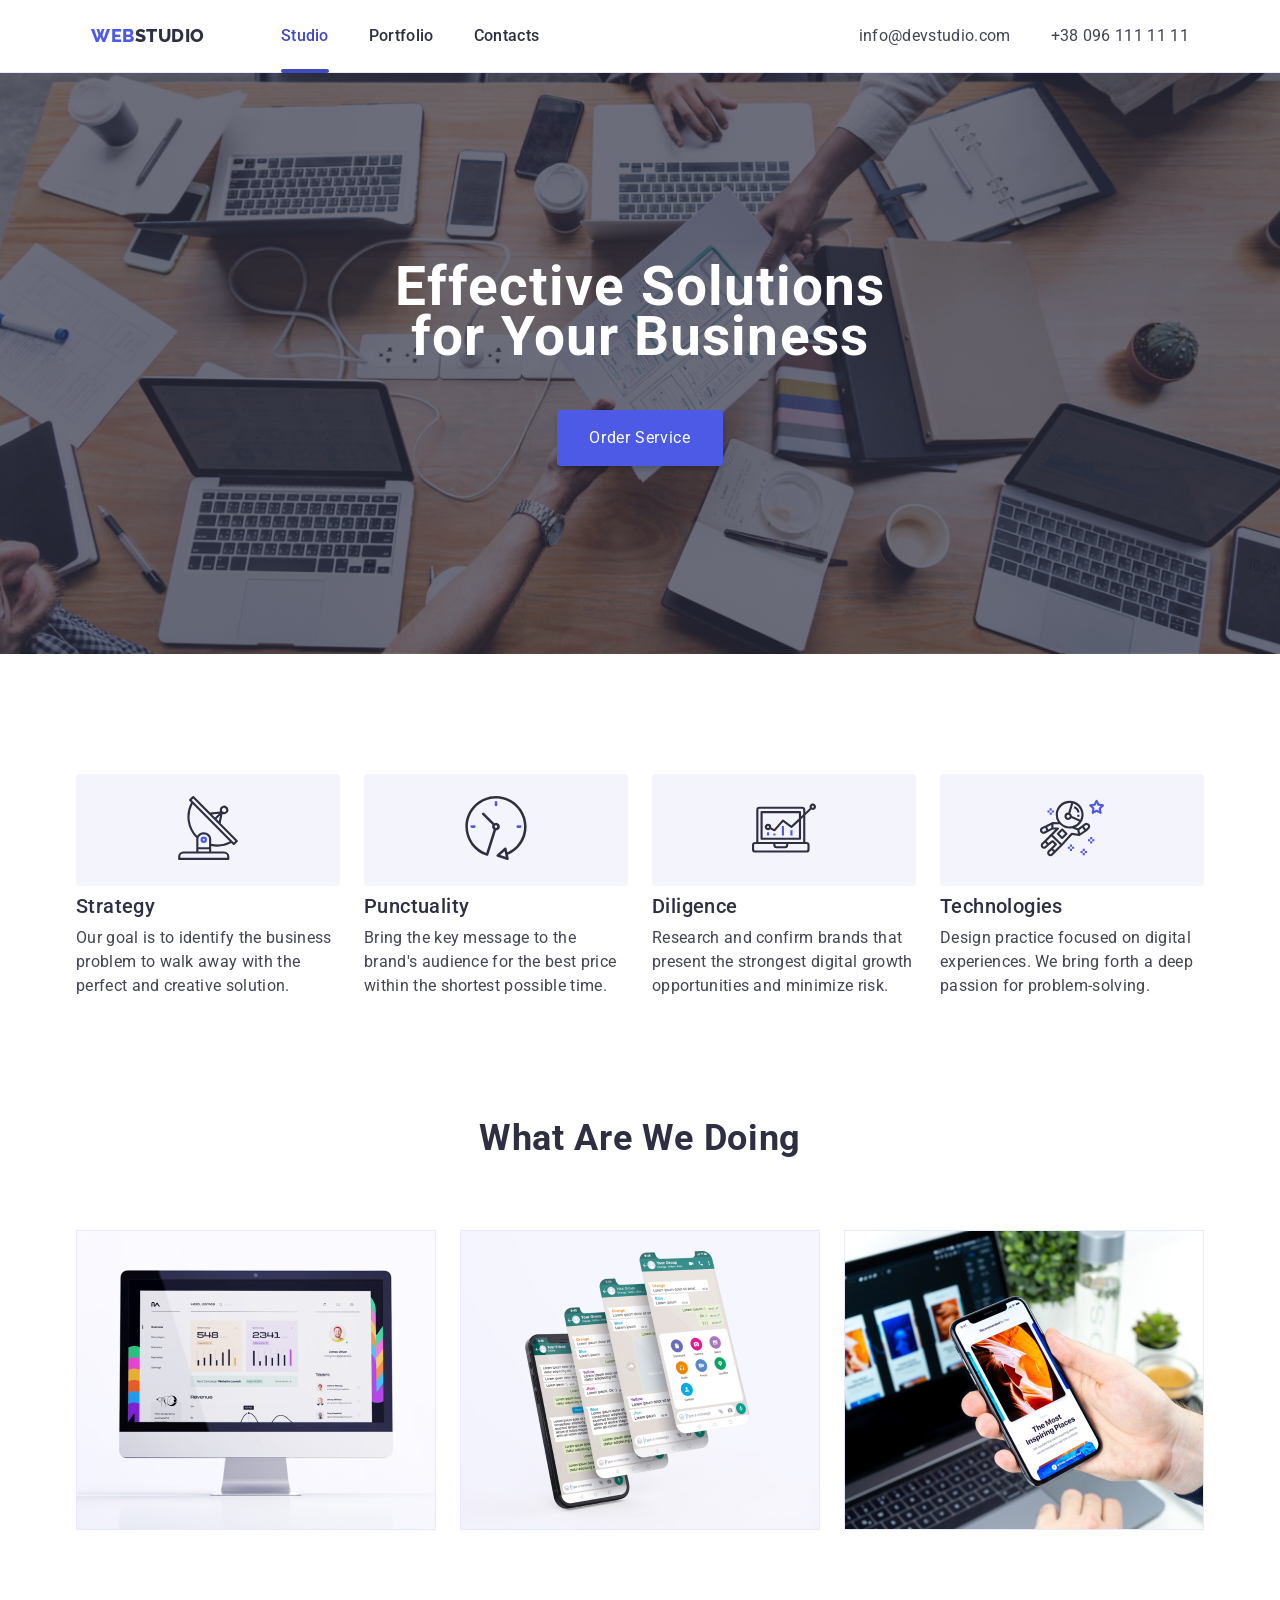
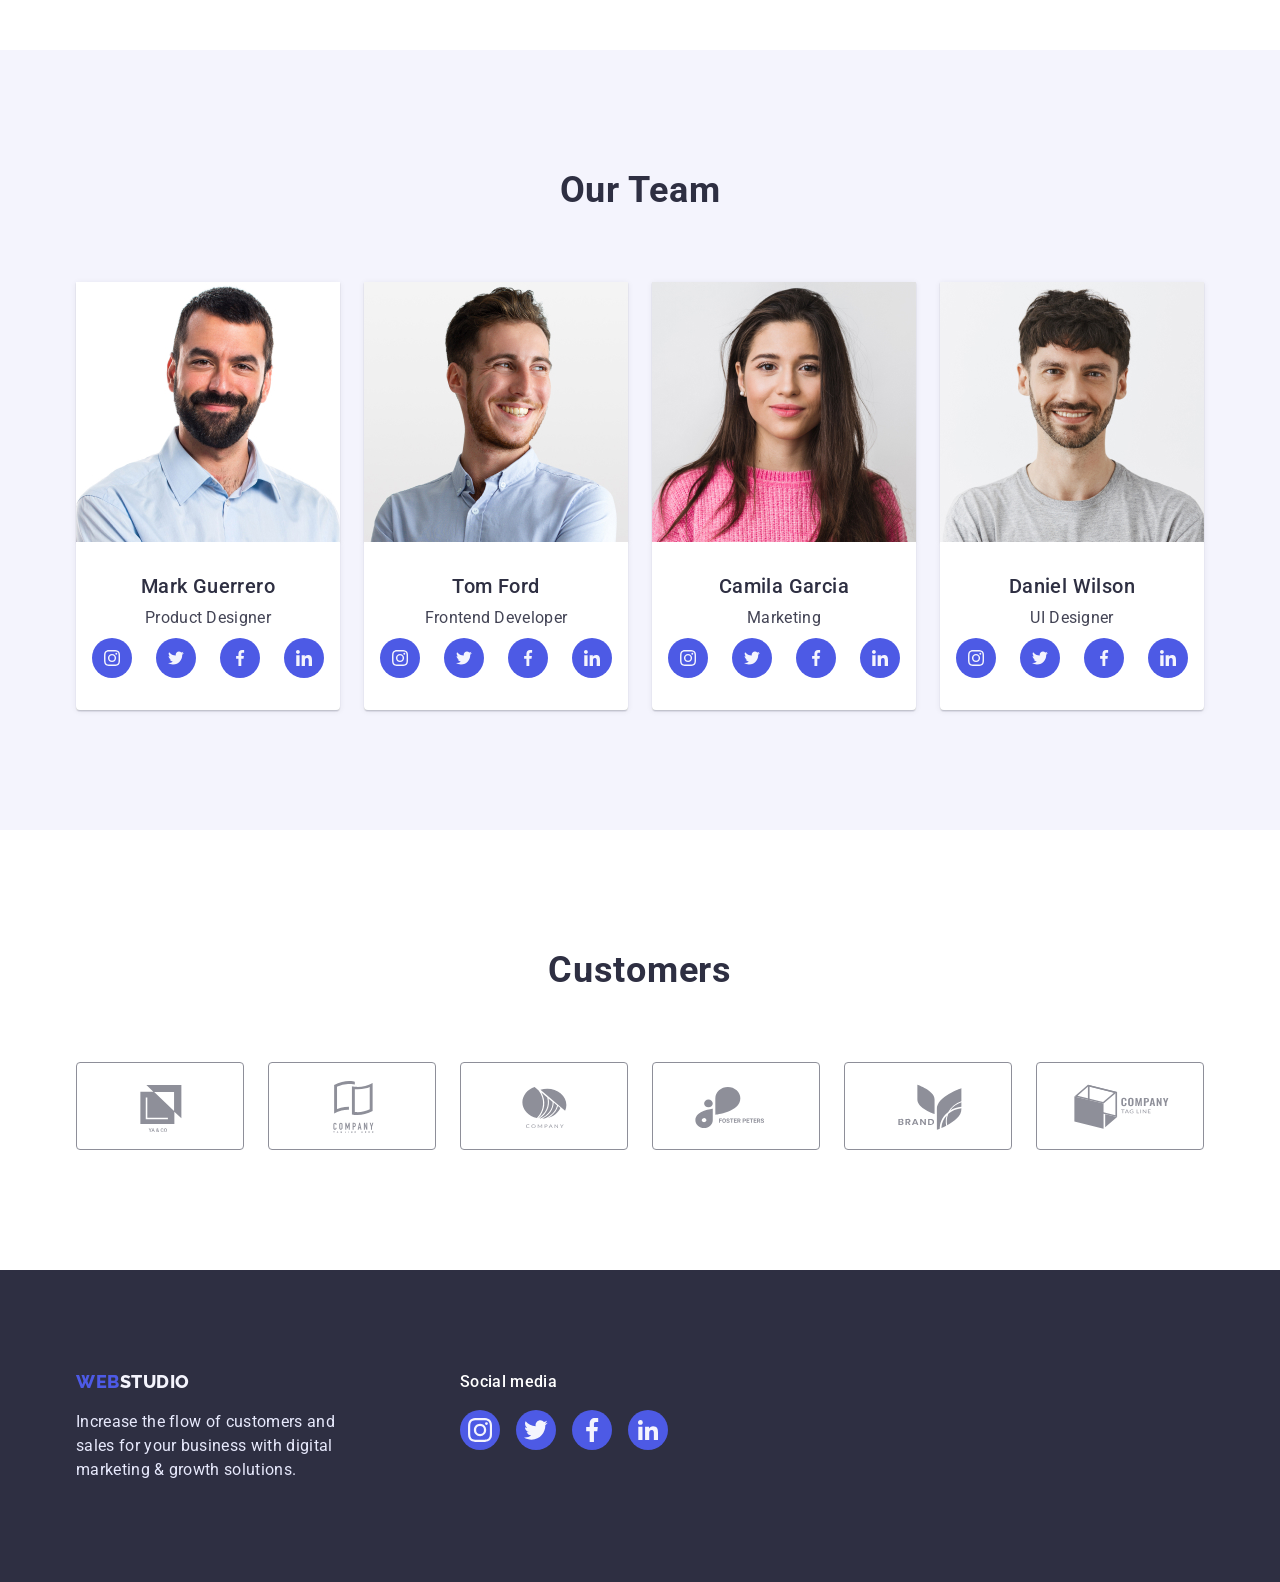
<file: index.html>
<!DOCTYPE html>
<html lang="en">
  <head>
    <!-- Службова інформація -->
    <meta charset="utf-8">
    <meta name="description" content="WebStudio">
    <meta http-equiv="X-UA-Compatible" content="IE=edge">

    <meta name="viewport" content="width=device-width, initial-scale=1.0">
    <title>WebStudio</title>
    <!-- modern normalize -->
    <link
      href="https://cdnjs.cloudflare.com/ajax/libs/modern-normalize/1.1.0/modern-normalize.min.css"
      rel="stylesheet"
      integrity="sha512-wpPYUAdjBVSE4KJnH1VR1HeZfpl1ub8YT/NKx4PuQ5NmX2tKuGu6U/JRp5y+Y8XG2tV+wKQpNHVUX03MfMFn9Q=="
      crossorigin="anonymous"
      referrerpolicy="no-referrer"
    >
    <!--Fonts start -->
    <link rel="preconnect" href="https://fonts.googleapis.com">
    <link rel="preconnect" href="https://fonts.gstatic.com" crossorigin>
    <link
      href="https://fonts.googleapis.com/css2?family=Raleway:wght@800&family=Roboto:wght@400;500;700;900&display=swap"
      rel="stylesheet">
    <!--fonts end-->
    <link rel="stylesheet" href="./css/styles.css">
  </head>
  <body>
    <!-- Header section -->
    <header class="header">
      <div class="header-container container">
      
      <nav class="header-nav">
        <a class="link header-logo-lp" href="./index.html"
        >Web<span class="link header-logo-rp">Studio</span></a>
        <ul class="list header-list">
          <li class="header-item">
            <a class="link header-nav-link header-link-current" href="./index.html"
              >Studio</a
            >
          </li>
          <li class="header-item">
            <a class="link header-nav-link" href="./portfolio.html">Portfolio</a>
          </li>
          <li class="header-item">
            <a class="link header-nav-link" href="">Contacts</a>
          </li>
        </ul>
      </nav>
      <address class="header-address">
        <ul class="list header-contacts-list">
          <li class="header-contacts-item">
            <a class="link contacts-link" href="mailto:info@devstudio.com"
              >info@devstudio.com</a
            >
          </li>
          <li class="header-contacts-item">
            <a class="link contacts-link" href="tel:+380961111111"
              >+38 096 111 11 11</a
            >
          </li>
        </ul>
        </address>
    </div>
    </header>
    <!-- Main section -->
    <main>
      <!-- Hero -->
      <section class="hero">
        <div class="container hero-container">
        <h1 class="hero-header">Effective Solutions for Your Business</h1>
        <button class="hero-btn btn" data-modal-open type="button">Order Service</button>
      </div>
      </section>

      <!-- Features section (1-list) -->
      <section class="features section">
        <div class="container">
        <h2 class="visually-hidden">Devil is in details</h2>
        <ul class="list features-list features-list-container">
          <li class="features-item">
            <div class="features-icon-box">
              <a class="features-icon-link link" href="">
                <svg width="64" height="64" class="features-icon">
                <use href="./images/features/feature-icons.svg#icon-antenna-strategy"></use>
              </svg></a>
            </div>
            <h3 class="features-title">Strategy</h3>
            <p class="features-text">
              Our goal is to identify the business
problem to walk away with the perfect and creative solution.
            </p>
          </li>
          <li class="features-item">
            <div class="features-icon-box">
              <a class="features-icon-link link" href="">
                <svg width="64" height="64" class="features-icon">
                <use href="./images/features/feature-icons.svg#icon-clock-punctuality"></use>
              </svg></a>
            </div>
            <h3 class="features-title">Punctuality</h3>
            <p class="features-text">
              Bring the key message to the
              brand's audience for the best price within the shortest possible time.
            </p>
          </li>
          <li class="features-item">
            <div class="features-icon-box">
              <a class="features-icon-link link" href="">
                <svg width="64" height="64" class="features-icon">
                <use href="./images/features/feature-icons.svg#icon-vector-diligence"></use>
              </svg></a>
            </div>
            <h3 class="features-title">Diligence</h3>
            <p class="features-text">
              Research and confirm brands that
              present the strongest digital growth opportunities and minimize risk.
            </p>
          </li>
          <li class="features-item">
            <div class="features-icon-box">
              <a class="features-icon-link link" href="">
                <svg width="64" height="64" class="features-icon">
                <use href="./images/features/feature-icons.svg#icon-astronaut-technologies "></use>
              </svg></a>
            </div>
            <h3 class="features-title">Technologies</h3>
            <p class="features-text">
              Design practice focused on digital
               experiences. We bring forth a deep passion for problem-solving.
            </p>
          </li>
        </ul>
      </div>
      </section>
      <!-- What we do section -->
      <section class="what-we-do section">
        <div class="container">
        <h2 class="wwd-header">What are we doing</h2>
        <ul class="list wwd-img-list wwd-img-list-container">
          <li class="wwd-item">
            <img
              class="wwd-img"
              src="./images/wwd/wwd-mac.jpg"
              alt="web-apps"
              width="360"
              height="300"
            >
          </li>
          <li class="wwd-item">
            <img
              class="wwd-img"
              src="./images/wwd/wwd-whatsapp.jpg"
              alt="mobile-apps"
              width="360"
              height="300"
            >
          </li>

          <li class="wwd-item">
            <img
              class="wwd-img"
              src="./images/wwd/wwd-xiphone.jpg"
              alt="mobile-vers"
              width="360"
              height="300"
            >
          </li>
        </ul>
      </div>
      </section>

      <!-- Our team section (1-list) -->
      <section class="our-team section">
        <div class="container">
        <h2 class="our-team-header">Our Team</h2>
        <ul class="list team-card-list team-card-list-container">
          <li class="team-card-item">
            <img
              class="team-card-img"
              src="./images/our-team/ot1-mark.jpg"
              alt="Mark-Guerreroo"
              width="264"
              height="260"
            >
            <div class="team-card-wrapper">
            <h3 class="team-card-header">Mark Guerrero</h3>
            <p class="team-card-title">Product Designer</p>
            <ul class="team-card-icons">
              <li class="team-icon-item">
                <a class="team-card-icon-link link" href="">
                  <svg width="16" height="16" class="team-card-icon">
                  <use href="./images/our-team/team-icons.svg#icon-instagram"></use>
                </svg></a>
              </li>
              <li class="team-icon-item">
                <a class="team-card-icon-link link" href="">
                  <svg width="16" height="16" class="team-card-icon">
                  <use href="./images/our-team/team-icons.svg#icon-twitter"></use>
                </svg></a>
              </li>
              <li class="team-icon-item">
                <a class="team-card-icon-link link" href="">
                  <svg width="16" height="16" class="team-card-icon">
                  <use href="./images/our-team/team-icons.svg#icon-facebook"></use>
                </svg></a>
              </li>
              <li class="team-icon-item">
                <a class="team-card-icon-link link" href="">
                  <svg width="16" height="16" class="team-card-icon">
                  <use href="./images/our-team/team-icons.svg#icon-linkedin"></use>
                </svg></a>
              </li>
            </ul></div>
          </li>
          <li class="team-card-item">
            <img
              class="team-card-img"
              src="./images/our-team/ot2-tom.jpg"
              alt="Tom-Ford"
              width="264"
              height="260"
            >
            <div class="team-card-wrapper">
            <h3 class="team-card-header">Tom Ford</h3>
            <p class="team-card-title">Frontend Developer</p>
            <ul class="team-card-icons">
              <li class="team-icon-item">
                <a class="team-card-icon-link link" href="">
                  <svg width="16" height="16" class="team-card-icon">
                  <use href="./images/our-team/team-icons.svg#icon-instagram"></use>
                </svg></a>
              </li>
              <li class="team-icon-item">
                <a class="team-card-icon-link link" href="">
                  <svg width="16" height="16" class="team-card-icon">
                  <use href="./images/our-team/team-icons.svg#icon-twitter"></use>
                </svg></a>
              </li>
              <li class="team-icon-item">
                <a class="team-card-icon-link link" href="">
                  <svg width="16" height="16" class="team-card-icon">
                  <use href="./images/our-team/team-icons.svg#icon-facebook"></use>
                </svg></a>
              </li>
              <li class="team-icon-item">
                <a class="team-card-icon-link link" href="">
                  <svg width="16" height="16" class="team-card-icon">
                  <use href="./images/our-team/team-icons.svg#icon-linkedin"></use>
                </svg></a>
              </li>
            </ul>
          </div>
          </li>
          <li class="team-card-item">
            <img
              class="team-card-img"
              src="./images/our-team/ot3-camila.jpg"
              alt="Camila-Garcia"
              width="264"
              height="260"
            >
            <div class="team-card-wrapper">
            <h3 class="team-card-header">Camila Garcia</h3>
            <p class="team-card-title">Marketing</p>
              <ul class="team-card-icons">
              <li class="team-icon-item">
                <a class="team-card-icon-link link" href="">
                  <svg width="16" height="16" class="team-card-icon">
                  <use href="./images/our-team/team-icons.svg#icon-instagram"></use>
                </svg></a>
              </li>
              <li class="team-icon-item">
                <a class="team-card-icon-link link" href="">
                  <svg width="16" height="16" class="team-card-icon">
                  <use href="./images/our-team/team-icons.svg#icon-twitter"></use>
                </svg></a>
              </li>
              <li class="team-icon-item">
                <a class="team-card-icon-link link" href="">
                  <svg width="16" height="16" class="team-card-icon">
                  <use href="./images/our-team/team-icons.svg#icon-facebook"></use>
                </svg></a>
              </li>
              <li class="team-icon-item">
                <a class="team-card-icon-link link" href="">
                  <svg width="16" height="16" class="team-card-icon">
                  <use href="./images/our-team/team-icons.svg#icon-linkedin"></use>
                </svg></a>
              </li>
            </ul>
            </div>
          </li>
          <li class="team-card-item">
            <img
              class="team-card-img"
              src="./images/our-team/ot4-daniel.jpg"
              alt="Daniel-Wilson"
              width="264"
              height="260"
            >
            <div class="team-card-wrapper">
            <h3 class="team-card-header">Daniel Wilson</h3>
            <p class="team-card-title">UI Designer</p>
              <ul class="team-card-icons">
              <li class="team-icon-item">
                <a class="team-card-icon-link link" href="">
                  <svg width="16" height="16" class="team-card-icon">
                  <use href="./images/our-team/team-icons.svg#icon-instagram"></use>
                </svg></a>
              </li>
              <li class="team-icon-item">
                <a class="team-card-icon-link link" href="">
                  <svg width="16" height="16" class="team-card-icon">
                  <use href="./images/our-team/team-icons.svg#icon-twitter"></use>
                </svg></a>
              </li>
              <li class="team-icon-item">
                <a class="team-card-icon-link link" href="">
                  <svg width="16" height="16" class="team-card-icon">
                  <use href="./images/our-team/team-icons.svg#icon-facebook"></use>
                </svg></a>
              </li>
              <li class="team-icon-item">
                <a class="team-card-icon-link link" href="">
                  <svg width="16" height="16" class="team-card-icon">
                  <use href="./images/our-team/team-icons.svg#icon-linkedin"></use>
                </svg></a>
              </li>
            </ul></div>
          </li>
        </ul>
        </div>
      </section>

      <!-- /* CUSTOMERS section */ -->
      <section class="customers section">
        <div class="container ccus">
          <h1 class="customers-header">Customers</h1>

          <ul class="list customers-list">
            <li class="customers-item">
              
                <a class="customers-icon-link link" href="">
                  <svg width="104" height="56" class="customers-icon">
                  <use href="./images/customers/customers.svg#icon-yaco"></use>
                </svg></a>
            </li>     
              <li class="customers-item">
                
                  <a class="customers-icon-link link" href="">
                    <svg width="104" height="56" class="customers-icon">
                    <use href="./images/customers/customers.svg#icon-taglinehere"></use>
                  </svg></a>
              </li>
                <li class="customers-item">
                    <a class="customers-icon-link link" href="">
                      <svg width="104" height="56" class="customers-icon">
                      <use href="./images/customers/customers.svg#icon-company"></use>
                    </svg></a>
                </li>
                  <li class="customers-item">                   
                      <a class="customers-icon-link link" href="">
                        <svg width="104" height="56" class="customers-icon">
                        <use href="./images/customers/customers.svg#icon-fosterrpetters"></use>
                      </svg></a>                   
                  </li>                  
                    <li class="customers-item">                     
                        <a class="customers-icon-link link" href="">
                          <svg width="104" height="56" class="customers-icon">
                          <use href="./images/customers/customers.svg#icon-brand"></use>
                        </svg></a>                      
                    </li>                   
                      <li class="customers-item">                        
                          <a class="customers-icon-link link" href="">
                            <svg width="104" height="56" class="customers-icon">
                            <use href="./images/customers/customers.svg#icon-tagline"></use>
                          </svg></a>                        
                      </li>
          </ul>  

        </div>
      </section>
    </main>

    <!-- Footer section -->
    <footer class="footer">
      <div class="container footer-container"> 
      <div class="logo-text-box"> 
      <a class="link footer-logo-lp" href="./index.html"
        >Web<span class="link footer-logo-rp">Studio</span></a>
        <p class="footer-text">
        Increase the flow of customers and
        sales for your business with digital
        marketing & growth solutions.
        </p>
      </div> 
      <div class="footer-social-icons-box">
        <h4 class="social-media-title">Social media</h4>
        <ul class="footer-social-icons">
          <li class="footer-icon-item">
            <a class="footer-icon-link link" href="">
              <svg width="24" height="24" class="footer-card-icon">
              <use href="./images/our-team/team-icons.svg#icon-instagram"></use>
            </svg></a>
          </li>
          <li class="footer-icon-item">
            <a class="footer-icon-link link" href="">
              <svg width="24" height="24" class="footer-card-icon">
              <use href="./images/our-team/team-icons.svg#icon-twitter"></use>
            </svg></a>
          </li>
          <li class="footer-icon-item">
            <a class="footer-icon-link link" href="">
              <svg width="24" height="24" class="footer-card-icon">
              <use href="./images/our-team/team-icons.svg#icon-facebook"></use>
            </svg></a>
          </li>
          <li class="footer-icon-item">
            <a class="footer-icon-link link" href="">
              <svg width="20" height="20" class="footer-card-icon">
              <use href="./images/our-team/team-icons.svg#icon-linkedin"></use>
            </svg></a>
          </li>
        </ul> 
      </div>
    </div>
    </footer>
    <div class="backdrop is-hidden" data-modal>
      <div class="modal">
        <button type="button" class="modal-close" data-modal-close>
      
            <svg width="8" height="8" class="close-icon">
            <use href="./images/modal/close-crross-icon.svg#icon-close"></use>
          </svg>
        </button>
        <script src="./js/modal.js"></script>
      </div>
    </div>
  </body>
</html>
</file>
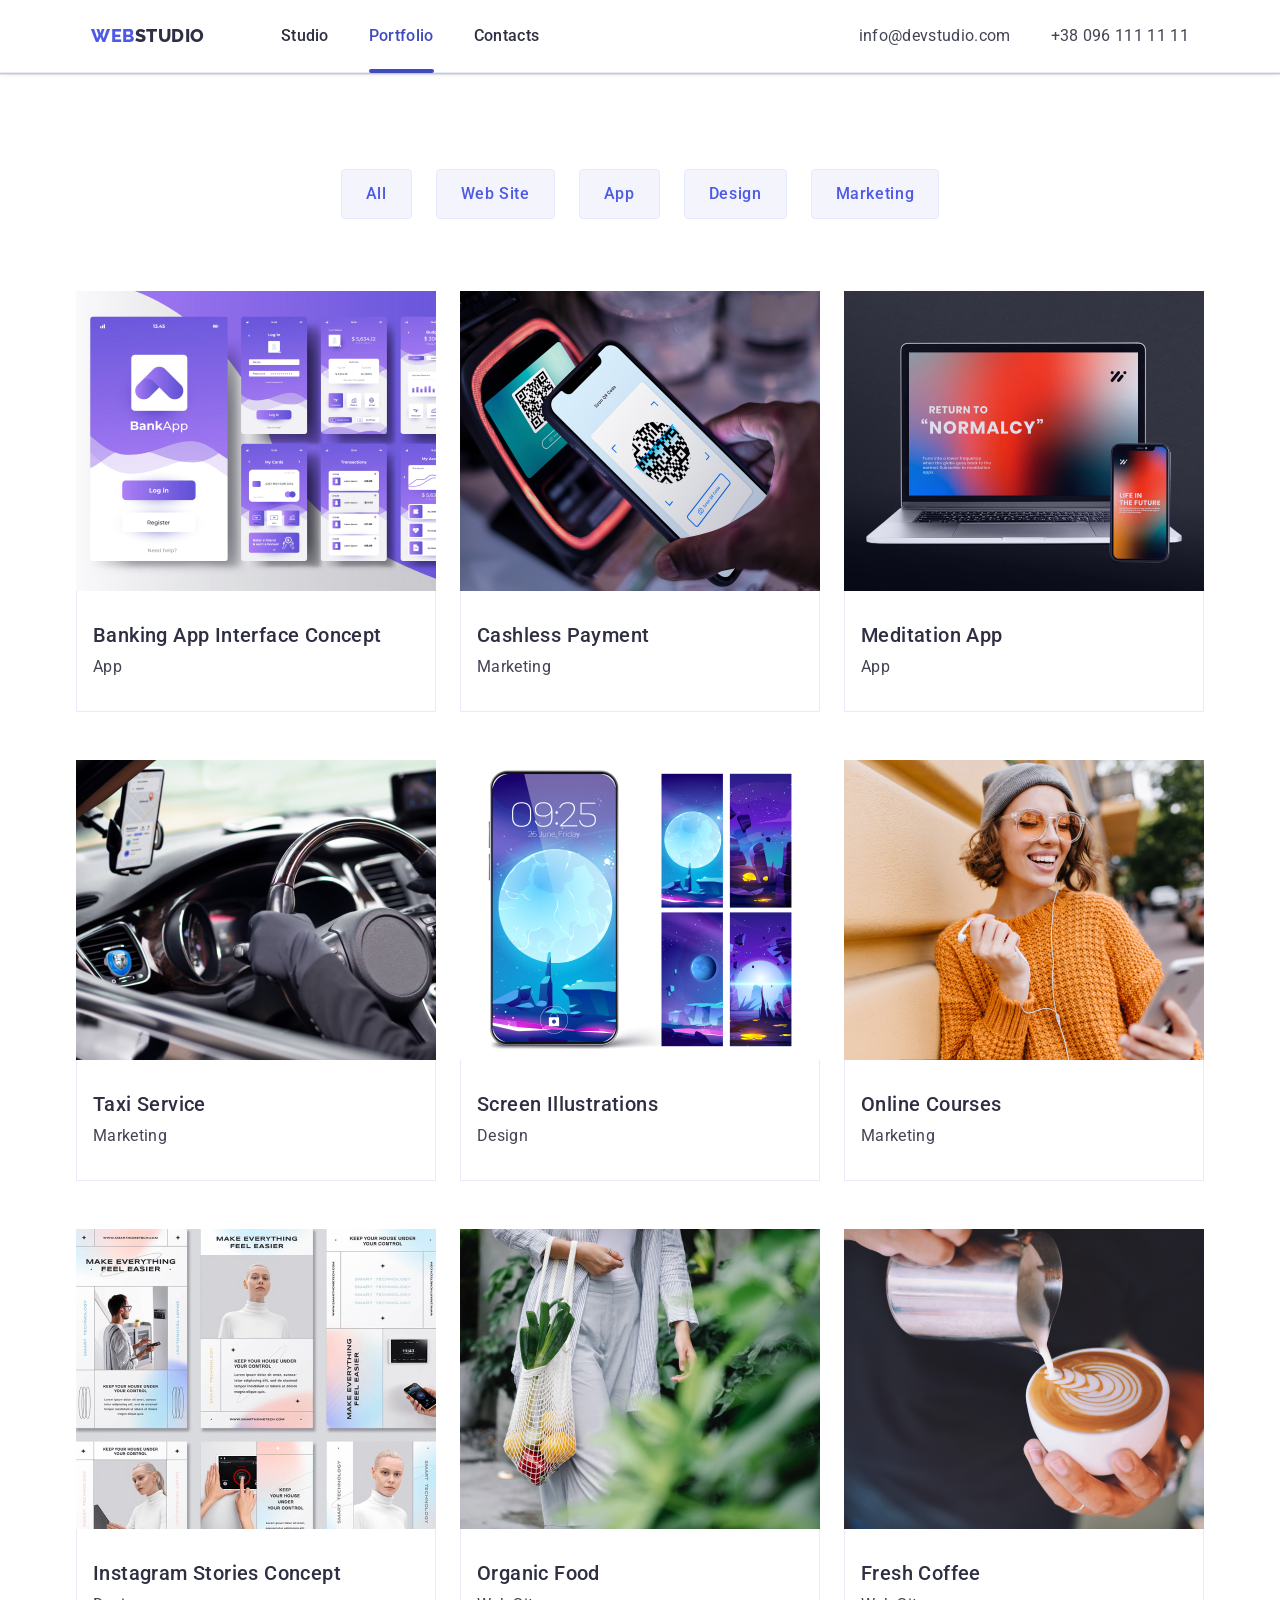
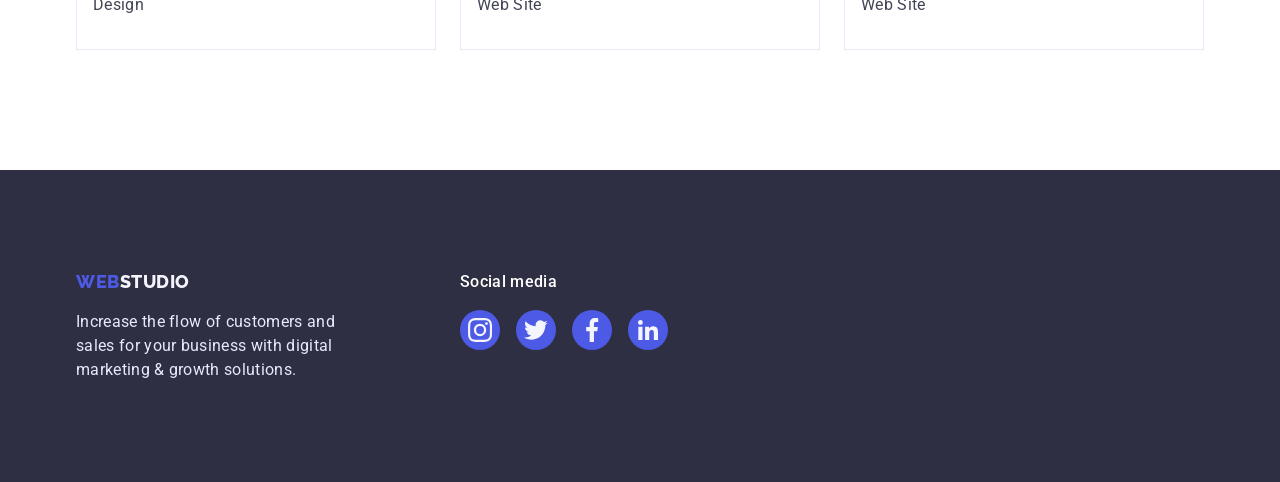
<file: portfolio.html>
<!DOCTYPE html>
<html lang="en">
  <head>
    <!-- Службова інформація -->
    <meta charset="utf-8" />
    <meta name="description" content="WebStudio" />
    <meta http-equiv="X-UA-Compatible" content="IE=edge" />

    <meta name="viewport" content="width=device-width, initial-scale=1.0" />
    <title>WebStudio</title>
    <!-- modern normalize -->
    <link
      href="https://cdnjs.cloudflare.com/ajax/libs/modern-normalize/1.1.0/modern-normalize.min.css"
      rel="stylesheet"
      integrity="sha512-wpPYUAdjBVSE4KJnH1VR1HeZfpl1ub8YT/NKx4PuQ5NmX2tKuGu6U/JRp5y+Y8XG2tV+wKQpNHVUX03MfMFn9Q=="
      crossorigin="anonymous"
      referrerpolicy="no-referrer"
    >
    <!--Fonts start -->
    <link rel="preconnect" href="https://fonts.googleapis.com" />
    <link rel="preconnect" href="https://fonts.gstatic.com" crossorigin />
    <link
      href="https://fonts.googleapis.com/css2?family=Raleway:wght@800&family=Roboto:wght@400;500;700;900&display=swap"
      rel="stylesheet"
    />
    <!--fonts end-->
    <link rel="stylesheet" href="./css/styles.css" />
  </head>
  <body>
    <!-- Header section -->
    <header class="header">
      <div class="header-container container">
       <nav class="header-nav">
          <!-- Header logo -->
      <a class="link header-logo-lp" href="./index.html"
      >Web<span class="link header-logo-rp">Studio</span></a>
       <!-- Header nav -->
        <ul class="list header-list">
          <li class="header-item">
            <a class="link header-nav-link" href="./index.html">Studio</a>
          </li>
          <li class="header-item">
            <a
              class="link header-nav-link header-link-current"
              href="./portfolio.html"
              >Portfolio</a
            >
          </li>
          <li class="header-item">
            <a class="link header-nav-link" href="">Contacts</a>
          </li>
        </ul>
      </nav>
      <address class="header-address">
        <ul class="list header-contacts-list">
          <li class="header-contacts-item">
            <a class="link contacts-link" href="mailto:info@devstudio.com"
              >info@devstudio.com</a
            >
          </li>
          <li class="header-contacts-item">
            <a class="link contacts-link" href="tel:+380961111111"
              >+38 096 111 11 11</a
            >
          </li>
        </ul>
        </address>
      </div>
    </header>
     <!-- MAIN SECTION -->
    <main>
      <section class="portfolio section">
        <div class="container">
        <h1 class="visually-hidden">Portfolio</h1>
         <!-- buttons -->
        <ul class="list filter-btn-list pf-btn-container">
          <li>
            <button class="filter-btn btn" type="button">
              All
            </button>
          </li>
          <li>
            <button class="filter-btn btn" type="button">Web Site</button>
          </li>
          <li>
            <button class="filter-btn btn" type="button">App</button>
          </li>
          <li><button class="filter-btn btn" type="button">Design</button></li>
          <li>
            <button class="filter-btn btn" type="button">Marketing</button>
          </li>
        </ul>
      
      <!-- Portfolio Gallery -->
      
      <ul class="list portfolio-list">
          <li class="portfolio-item">
            <a class="portfolio-link link" href="./portfolio.html">
            <div class="pf-item-img-wrapper">
              <img
              class="pf-item-img"
              src="./images/portfolio/pf1-bankapp.jpg"
              alt="Banking App Interface Concept"
              width="360"
              height="300"
            >
            <p class="pf-item-img-cover-text">14 Stylish and User-Friendly App Design Concepts · 
              Task Manager App · Calorie Tracker App · Exotic Fruit Ecommerce App · Cloud Storage App</p>
          </div>
            <div class="pf-card-wrapper">
            <h2 class="pf-card-header">Banking App Interface Concept</h2>
            <p class="pf-card-title">App</p>
          </div>
            </a>
          </li>
          <li class="portfolio-item">
            <a class="portfolio-link link" href="./portfolio.html">
              <div class="pf-item-img-wrapper">
            <img
              class="pf-item-img"
              src="./images/portfolio/pf2-cashless.jpg"
              alt="Cashless Payment"
              width="360"
              height="300"
            >
                <p class="pf-item-img-cover-text">14 Stylish and User-Friendly App Design Concepts · 
              Task Manager App · Calorie Tracker App · Exotic Fruit Ecommerce App · Cloud Storage App</p>
              </div>
            <div class="pf-card-wrapper">
            <h2 class="pf-card-header">Cashless Payment</h2>
            <p class="pf-card-title">Marketing</p>
            </div>
          </a>
          </li>
          <li class="portfolio-item">
            <a class="portfolio-link link" href="./portfolio.html">
              <div class="pf-item-img-wrapper">
            <img
              class="pf-item-img"
              src="./images/portfolio/pf3-meditation.jpg"
              alt="Meditation App"
              width="360"
              height="300"
            >
                <p class="pf-item-img-cover-text">14 Stylish and User-Friendly App Design Concepts · 
              Task Manager App · Calorie Tracker App · Exotic Fruit Ecommerce App · Cloud Storage App</p>
              </div>
            <div class="pf-card-wrapper">
            <h2 class="pf-card-header">Meditation App</h2>
            <p class="pf-card-title">App</p>
            </div>
            </a>
          </li>
          <li class="portfolio-item">
            <a class="portfolio-link link" href="./portfolio.html">
              <div class="pf-item-img-wrapper">
            <img
              class="pf-item-img"
              src="./images/portfolio/pf4-taxi.jpg"
              alt="Taxi Service"
              width="360"
              height="300"
            >
                <p class="pf-item-img-cover-text">14 Stylish and User-Friendly App Design Concepts · 
              Task Manager App · Calorie Tracker App · Exotic Fruit Ecommerce App · Cloud Storage App</p>
              </div>
            <div class="pf-card-wrapper">
            <h2 class="pf-card-header">Taxi Service</h2>
            <p class="pf-card-title">Marketing</p>
            </div>
          </a>
          </li>
          <li class="portfolio-item">
            <a class="portfolio-link link" href="./portfolio.html">
              <div class="pf-item-img-wrapper">
            <img
              class="pf-item-img"
              src="./images/portfolio/pf5-screen.jpg"
              alt="Screen Illustrations"
              width="360"
              height="300"
            >
                <p class="pf-item-img-cover-text">14 Stylish and User-Friendly App Design Concepts · 
              Task Manager App · Calorie Tracker App · Exotic Fruit Ecommerce App · Cloud Storage App</p>
              </div>
            <div class="pf-card-wrapper">
            <h2 class="pf-card-header">Screen Illustrations</h2>
            <p class="pf-card-title">Design</p>
            </div>
          </a>
          </li>
          <li class="portfolio-item">
            <a class="portfolio-link link" href="./portfolio.html">
              <div class="pf-item-img-wrapper">
            <img
              class="pf-item-img"
              src="./images/portfolio/pf6-online.jpg"
              alt="Online Courses"
              width="360"
              height="300"
            >
                <p class="pf-item-img-cover-text">14 Stylish and User-Friendly App Design Concepts · 
              Task Manager App · Calorie Tracker App · Exotic Fruit Ecommerce App · Cloud Storage App</p>
              </div>
            <div class="pf-card-wrapper">
            <h2 class="pf-card-header">Online Courses</h2>
            <p class="pf-card-title">Marketing</p>
            </div>
          </a>
          </li>
          <li class="portfolio-item">
            <a class="portfolio-link link" href="./portfolio.html">
              <div class="pf-item-img-wrapper">
            <img
              class="pf-item-img"
              src="./images/portfolio/pf7-insta.jpg"
              alt="Online Courses"
              width="360"
              height="300"
            >
                <p class="pf-item-img-cover-text">14 Stylish and User-Friendly App Design Concepts · 
              Task Manager App · Calorie Tracker App · Exotic Fruit Ecommerce App · Cloud Storage App</p>
              </div>
            <div class="pf-card-wrapper">
            <h2 class="pf-card-header">Instagram Stories Concept</h2>
            <p class="pf-card-title">Design</p>
            </div>
          </a>
          </li>
          <li class="portfolio-item">
            <a class="portfolio-link link" href="./portfolio.html">
              <div class="pf-item-img-wrapper">
            <img
              class="pf-item-img"
              src="./images/portfolio/pf8-organic.jpg"
              alt="Instagram Stories Concept"
              width="360"
              height="300"
            >
                <p class="pf-item-img-cover-text">14 Stylish and User-Friendly App Design Concepts · 
              Task Manager App · Calorie Tracker App · Exotic Fruit Ecommerce App · Cloud Storage App</p>
              </div>
            <div class="pf-card-wrapper">
            <h2 class="pf-card-header">Organic Food</h2>
            <p class="pf-card-title">Web Site</p>
            </div>
          </a>
          </li>
          <li class="portfolio-item">
            <a class="portfolio-link link" href="./portfolio.html">
              <div class="pf-item-img-wrapper">
            <img
              class="pf-item-img"
              src="./images/portfolio/pf9-coffee.jpg"
              alt="Fresh Coffee"
              width="360"
              height="300"
            >
                <p class="pf-item-img-cover-text">14 Stylish and User-Friendly App Design Concepts · 
              Task Manager App · Calorie Tracker App · Exotic Fruit Ecommerce App · Cloud Storage App</p>
              </div>
            <div class="pf-card-wrapper">
            <h2 class="pf-card-header">Fresh Coffee</h2>
            <p class="pf-card-title">Web Site</p>
            </div>
            </a>
          </li>
        </ul>
        </div>
      </section>
    </main>

     <!-- Footer section -->
     <footer class="footer">
      <div class="container footer-container"> 
      <div class="logo-text-box"> 
      <a class="link footer-logo-lp" href="./index.html"
        >Web<span class="link footer-logo-rp">Studio</span></a>
        <p class="footer-text">
        Increase the flow of customers and
        sales for your business with digital
        marketing & growth solutions.
        </p>
      </div> 
      <div class="footer-social-icons-box">
        <h4 class="social-media-title">Social media</h4>
        <ul class="footer-social-icons">
          <li class="footer-icon-item">
            <a class="footer-icon-link link" href="">
              <svg width="24" height="24" class="footer-icon">
              <use href="./images/our-team/team-icons.svg#icon-instagram"></use>
            </svg></a>
          </li>
          <li class="footer-icon-item">
            <a class="footer-icon-link link" href="">
              <svg width="24" height="24" class="footer-icon">
              <use href="./images/our-team/team-icons.svg#icon-twitter"></use>
            </svg></a>
          </li>
          <li class="footer-icon-item">
            <a class="footer-icon-link link" href="">
              <svg width="24" height="24" class="footer-icon">
              <use href="./images/our-team/team-icons.svg#icon-facebook"></use>
            </svg></a>
          </li>
          <li class="footer-icon-item">
            <a class="footer-icon-link link" href="">
              <svg width="20" height="20" class="footer-icon">
              <use href="./images/our-team/team-icons.svg#icon-linkedin"></use>
            </svg></a>
          </li>
        </ul> 
      </div>
    </div>
    </footer>
  </body>
</html>
</file>
<file: css/styles.css>
/* INDEX.html page */
:root {
  /* fonts */
  --main-font: "Roboto", sans-serif;
  --secondary-font: "Raleway", sans-serif;

  /* text colors */
  --main-text-color-nb: #2E2F42;
  --main-text-color-w: #ffffff;
  --main-text-color-iris: #4D5AE5;
  --main-text-color-ocean: #404BBF;
  --main-text-color-slate: #434455;
  --btn-text-color-w: #ffffff;
  --accent-text-color-cf: #E7E9FC;

  /* backgroung colors */
  --main-bg-color-dk: #2E2F42;
  --main-bg-color-cloud: #F4F4FD;
  --main-bg-color-wt: #ffffff;
  --btn-bgc-color-iris: #4D5AE5;
  --btn-bgc-color-ocean: #404BBF;
  --btn-bgc-color-cloud: #F4F4FD;
  

  /*others*/
  --brand-color-iris: #4D5AE5;
  --brand-color-navi-blue:#2E2F42;
  --brand-color-cloud: #F4F4FD;
  --border-header-color-cloud: #F4F4FD;
  --border-card-color-cloud: #F4F4FD;




}

body {
  font-family: var(--main-font);
  color: var(--main-text-color-slate);
  background-color: var(--main-bg-color-wt);
  font-size: 16px;
  font-family: var(--main-font);
  
}

/* reset styles */

h1,
h2,
h3,
h4,
h5,
h6,
p {
  margin: 0;
}
ul {
  margin: 0;
  padding: 0;
  list-style: none;
}

.list {
  list-style: none;
}

.link {
  text-decoration: none;
  color: var(--main-text-color-slate);
  font-style: normal;
}
.btn {
  font-family: inherit;
  cursor: pointer;
}

img {
  display: block;
  max-width: 100%;
  height: auto;
}
 
.visually-hidden {
  position: absolute;
  width: 1px;
  height: 1px;
  margin: -1px;
  border: 0;
  padding: 0;

  white-space: nowrap;
  clip-path: inset(100%);
  clip: rect(0 0 0 0);
  overflow: hidden;
}

/* reset end */

.section {
  padding-top: 120px;
  padding-bottom: 120px;
}
  
.section:nth-child(3) {
  padding-top: 0;
}


.container {
  width: 1158px;
  padding-left: 15px;
  padding-right: 15px;
  margin-left: auto;
  margin-right: auto;
  
  
  /* outline: 2px solid red;
  outline-offset: -2px; */
 
 }

/* header section */
.header {
  border-bottom: 1px solid var(--accent-text-color-cf);
  box-shadow: 0px 2px 1px rgba(46, 47, 66, 0.08), 0px 1px 1px rgba(46, 47, 66, 0.16), 0px 1px 6px rgba(46, 47, 66, 0.08);
  display: flex;
  
}
.header-container {
  display: flex;
  align-items: center;
  justify-content: space-between;

  flex-basis: 1128px;
  /* padding-left: 156px;
  padding-right: 156px;; */
  margin-left: auto;
  margin-right: auto;

  

  /* outline: 2px solid rgb(0, 106, 255);
  outline-offset: -2px; */
}



/* header section */
.features-header {
  fill-rule: none;
}

.header-logo-lp {
  display: block;
  font-family: var(--secondary-font);
  font-weight: 800;
  font-size: 18px;
  line-height: calc(24 / 18);
  letter-spacing: 0.03em;
  color: var(--brand-color-iris);
  text-transform: uppercase;
  margin-right: 76px;
  padding-top: 24px;
  padding-bottom: 24px;

}

.header-logo-rp {
  font-family: var(--secondary-font);
  font-weight: 800;
  font-size: 18px;
  line-height: calc(24 / 18);
  letter-spacing: 0.03em;
  color: var(--brand-color-navi-blue);
  text-transform: uppercase;
  
}
.header-nav {
  display: flex;
  margin-right: auto;
}
.header-list {
  display: flex;
  gap: 40px;
}
.header-item {
  position: relative;
}

.header-nav-link {
  display: block;
  padding-top: 24px;
  padding-bottom: 24px;

  font-weight: 500;
  font-size: 16px;
  line-height: calc(24 / 16);
  letter-spacing: 0.02em;
  color: var(--main-text-color-nb);

  transition: color 250ms cubic-bezier(0.4, 0, 0.2, 1);
  
}

.header-link-current {
  color: var(--main-text-color-ocean);
  transition: color 250ms cubic-bezier(0.4, 0, 0.2, 1);
}
.header-link-current::after {
  content: "";
  position: absolute;
  /* top: 44px; */
  bottom: -1px;
  left: 0;
  /* transform: translateY(24px); */
  width: 100%;
  height: 4px;
  background-color: var(--main-text-color-ocean);
  border-radius: 2px;
  
  transition: color 250ms cubic-bezier(0.4, 0, 0.2, 1);
}


/* .header-link-current:hover::after,
.header-link-current:active::after, 
.header-link-current:focus::after {
  content: "";
  position: absolute;
  top: 44px;
  left: 0;
  transform: translateY(24px);
  width: 100%;
  height: 4px;
  
  background-color: #404BBF;
  border-radius: 2px;
  
}


.header-nav-link:hover::after,
.header-nav-link:active::after, 
.header-nav-link:focus::after {
  content: "";
  position: absolute;
  top: 44px;
  left: 0;
  transform: translateY(24px);
  width: 100%;
  height: 4px;
  
  background-color: #404BBF;
  border-radius: 2px;
} */




.header-contacts-list {
  display: flex;
  gap: 40px;
}
.contacts-link {
  display: block;
  padding-top: 24px;
  padding-bottom: 24px;
  font-weight: 400;
  font-size: 16px;
  line-height: calc(24 / 16);
  letter-spacing: 0.02em;

  transition: color 250ms cubic-bezier(0.4, 0, 0.2, 1);

}

.contacts-link:hover,
.contacts-link:focus {
  color: var(--main-text-color-ocean);
}

.header-nav-link:hover,
.header-nav-link:focus {
  color: var(--main-text-color-ocean);
}


.header-address {
  font-style: normal;;
}

/* HER section */

/* .hero-container {
  display: flex;
  align-items: center;
  flex-direction: column;
  gap: 48px;
  justify-content: center;
  margin-left: auto;
  margin-right: auto;
  padding-top: 188px;
  padding-bottom: 68px;
  
} */

.hero {
  max-width: 1440px;
  padding-top: 188px;
  padding-bottom: 188px;
  margin-right: auto;
  margin-left: auto;
 
  background-color: var(--main-bg-color-dk);
  /* background-image: linear-gradient(
    rgba(8, 19, 236, 0.6),
    rgb(249, 237, 12, 0.7)),  
    url(../images/hero/hero-bg-img-opt.jpg); */
     /* GREY */
background-image: linear-gradient(
    rgba(46, 47, 66, 0.7),
    rgba(46, 47, 66, 0.7)),
    url(../images/hero/hero-bg-img-opt.jpg);
  background-repeat: no-repeat;
  background-position: center;
  background-size: cover; 

}


.hero-header {
  width: 494px;
  margin-right: auto;
  margin-left: auto;
  margin-bottom: 48px;

  color: var(--main-bg-color-wt);
  font-weight: 700;
  font-size: 55px;
  line-height: calc(55 / 60);
  text-align: center;
  letter-spacing: 0.02em;
  
  

}

.hero-btn {
  display: block;
  font-family: var(--main-font);
  margin: 0 auto;

  padding: 16px 32px;
  color: var(--btn-text-color-w);
  background-color: var(--btn-bgc-color-iris);
 
  border-radius: 4px;
  border: none;
  box-shadow: 0px 4px 4px rgba(0, 0, 0, 0.15);

  /* font-weight: 500; */
  font-size: 16px;
  line-height: calc(24 / 16);
  letter-spacing: 0.04em;

  transition: background-color 250ms cubic-bezier(0.4, 0, 0.2, 1);
}

.hero-btn:hover,
.hero-btn:focus {
  background-color: #404BBF;
}
/* Features section */
.features-list-container {
  display: flex;
  flex-direction: row;
  gap: 24px;
}
  .features-item {
    flex-basis: calc((100% - 24px * 3) / 4);  
  }

  .features-icon-box {
  width: 264px;
  height: 112px;
  background-color: var(--main-bg-color-cloud);
  border-radius: 4px;
  margin-bottom: 8px;
  display: flex;
  align-items: center;
  justify-content: center;
  }
/* 
  .features-icon-link { 
    
  }

  .features-icon {
   
  } */

  

.features-title {
  font-style: normal;
  font-weight: 500;
  font-size: 20px;
  line-height: calc(24 / 20);
  letter-spacing: 0.02em;
  color: var(--main-text-color-nb);
  margin-bottom: 8px;

}

.features-text {
  font-weight: 400;
  font-size: 16px;
  line-height: calc(24 / 16);
  letter-spacing: 0.02em;
  margin-top: 0px;
}

/* what we do section / our team section */
/* .what-we-do {
  padding-top: 0px;
} */

.wwd-img-list-container {
  display: flex;

  gap: 24px;
}
.wwd-header, .our-team-header, .customers-header {
  font-weight: 700;
  font-size: 36px;
  line-height: calc(40 / 36);
  color: var(--main-text-color-nb);
  text-align: center;
  letter-spacing: 0.02em;
  text-transform: capitalize;
  margin-bottom: 72px;
}

.wwd-item {
  flex-basis: calc((100% - (24px * 2)) / 3);
}
.our-team {
  background-color: var(--main-bg-color-cloud);
  /* max-width: 1440px; */
  margin-left: auto;
  margin-right: auto;
}

.team-card-item {
  margin: 0px;
  background-color: var(--main-bg-color-wt);
  flex-basis: calc((100% - (24px * 3)) / 4);
}

.team-card-list-container {
  display: flex;
  gap: 24px;
  
}

.team-card-img {
  display: block;
  background-color: var(--main-bg-color-wt);
  box-shadow: 0px 1px 6px rgba(46, 47, 66, 0.08), 0px 1px 1px rgba(46, 47, 66, 0.16), 0px 2px 1px rgba(46, 47, 66, 0.08); 
}

.team-card-header {
  font-weight: 500;
  font-size: 20px;
  line-height: calc(24 / 20);
  text-align: center;
  letter-spacing: 0.02em;
  color: var(--main-text-color-nb);
  margin-bottom: 8px;
}
.team-card-title {
  font-weight: 400;
  font-size: 16px;
  line-height: calc(24 / 16);
  text-align: center;
  letter-spacing: 0.02em;
  padding-top: 0px;
  
  
}

.team-card-wrapper {
  padding-top: 32px;
  padding-bottom: 32px;
  padding-left: 16px;
  padding-right: 16px;

  /* border: 1px solid var(--accent-text-color-cf); */
  /* border-top: none; */

  background-color: var(--main-bg-color-wt);
  box-shadow: 0px 1px 6px rgba(46, 47, 66, 0.08), 0px 1px 1px rgba(46, 47, 66, 0.16), 0px 2px 1px rgba(46, 47, 66, 0.08); 
  border-radius: 0px 0px 4px 4px;
}

.team-card-icons {
  display: flex;
  gap: 24px;
  margin-top: 8px;
}

/* .team-icon-item  {
  display: flex;
} */

.team-icon-item {
  width: 40px;
  height: 40px;
}

.team-card-icon-link {
  width: 100%;
  height: 100%;
  display: block;
  border-radius: 50%;
  background-color: var(--btn-bgc-color-iris);
  display: flex;
  align-items: center;
  justify-content: center;

  transition: background-color 250ms cubic-bezier(0.4, 0, 0.2, 1);
  
}

.team-card-icon-link:hover,
.team-card-icon-link:focus {
  background-color: var(--btn-bgc-color-ocean)

}

/* .team-card-icon {
  width: 16px;
  height: 16px;
} */


/* CUSTOMERS section */ 

.customers-container {
  margin-top: 10px;
}

 .customers-list {
  display: flex;
  flex-direction: row;
  align-items: flex-start;
  padding: 0px;
  gap: 24px;
}
  .customers-item {
    flex-basis: calc((100% - 24px * 5) / 6);  
  }

  .customers-icon-link {
  width: 168px;
  height: 88px;
  /* background-color: var(--main-bg-color-cloud); */ 
  border: 1px solid #8E8F99;
  border-radius: 4px;
  display: flex;
  align-items: center;
  justify-content: center;

  transition: border 250ms cubic-bezier(0.4, 0, 0.2, 1);
  } 

  .customers-icon-link:hover,
  .customers-icon-link:focus  {
  border: 1px solid var(--btn-bgc-color-ocean);
}
/* .customers-icon-link {
  width: 104px;
  height: 56px;
} */
.customers-icon {
  fill: #8E8F99;

  transition: fill 250ms cubic-bezier(0.4, 0, 0.2, 1);
}

.customers-icon-link:hover .customers-icon,
.customers-icon-link:focus .customers-icon {
  fill: var(--btn-bgc-color-ocean);
  
} 


/* footer section */

.footer {
  background-color: var(--main-bg-color-dk);
  padding-top: 100px;
  padding-bottom: 100px;
}

.footer-container {
  display: flex;
}

.footer-logo-lp {
  font-family: var(--secondary-font);
  font-weight: 800;
  font-size: 18px;
  line-height: calc(24 / 18);
  letter-spacing: 0.03em;
  color: var(--brand-color-iris);
  text-transform: uppercase;
}

.footer-logo-rp {
  font-family: var(--secondary-font);
  font-weight: 800;
  font-size: 18px;
  line-height: calc(24 / 18);
  letter-spacing: 0.03em;
  color: var(--brand-color-cloud);
  text-transform: uppercase;
}

.footer-text{
  width: 264px;
  font-weight: 400;
  font-size: 16px;
  line-height: calc(24 / 16);
  color: var(--accent-text-color-cf);
  letter-spacing: 0.02em;
  margin-top: 16px;

  }

.footer-social-icons-box {
  margin-left: 120px;
}

.social-media-title {
  font-weight: 500;
  font-size: 16px;
  line-height: calc(24 / 16);
  letter-spacing: 0.02em;
  color: #FFFFFF;
}

.footer-social-icons {
  display: flex;
  gap: 16px;
  margin-top: 16px;
}


.footer-icon-item {
  width: 40px;
  height: 40px;
}

.footer-icon-link {
  width: 100%;
  height: 100%;
  border-radius: 50%;
  background-color: var(--main-text-color-iris);
  display: flex;
  align-items: center;
  justify-content: center;
  
  transition: background-color 250ms cubic-bezier(0.4, 0, 0.2, 1);
}

.footer-icon-link:hover,
.footer-icon-link:focus {
  background-color: #31D0AA;

}

/* PORTFOLIO.html page */

/* portfolio section */

.portfolio {
  padding-top: 96px;
}

/*buttons controls */

.pf-btn-container {
  display: flex;
  flex-direction: row;
  gap: 24px;
  margin-bottom: 72px;
  justify-content: center;
  align-items: center;

  /* outline: 2px solid red;
  outline-offset: -2px; */
}

.filter-btn {
  background-color: var(--main-bg-color-cloud);
  color: var(--main-text-color-iris);
  font-weight: 500;
  font-size: 16px;
  line-height: calc(24 / 16);
  text-align: center;
  letter-spacing: 0.04em;
  padding: 12px 24px;

  border-radius: 4px;
  border: 1px solid var(--accent-text-color-cf);

  transition: background-color 250ms cubic-bezier(0.4, 0, 0.2, 1), color 250ms cubic-bezier(0.4, 0, 0.2, 1), 
  box-shadow 250ms cubic-bezier(0.4, 0, 0.2, 1), border-color 250ms cubic-bezier(0.4, 0, 0.2, 1);
}

.filter-btn:hover,
.filter-btn:focus {
  /* background-color: var(--btn-bgc-color-iris); */
  color: var(--main-text-color-w);
  background-color: var(--btn-bgc-color-ocean);
  box-shadow: 0px 3px 1px rgba(0, 0, 0, 0.1), 0px 2px 1px rgba(0, 0, 0, 0.08), 0px 2px 2px rgba(0, 0, 0, 0.12);
  border-radius: 4px;
  border-color: transparent;
}


/* portfolio cards */


.portfolio-list {
  display: flex;
  flex-direction: row;
  flex-wrap: wrap;
  margin-top: 0px;
  row-gap: 48px;
  column-gap: 24px;


  /* outline: 2px solid red;
  outline-offset: -2px ; */
}


.portfolio-item {
  flex-basis: calc((100% - (24px * 2)) / 3);
/* could be width */
  /* outline: 2px solid red;
  outline-offset: -2px ; */
}

.portfolio-link:hover .pf-item-img-cover-text {
  transform: translateY(0);
  
}

.portfolio-link:focus .pf-item-img-cover-text {
  transform: translateY(0);
  
}


.pf-item-img-wrapper {
  position: relative;
  overflow: hidden;
}

.pf-item-img-cover-text {
  position: absolute;
  height: 100%;
  left: 0px;
  top: 0px;
  padding: 40px 32px;
  font-weight: 400;
  font-size: 16px;
  line-height: calc(24 / 16);
  letter-spacing: 0.02em;
  color: #F4F4FD;

  background: #4D5AE5;
  transform: translateY(100%);

  transition: transform 250ms cubic-bezier(0.4, 0, 0.2, 1);
  
}
 .portfolio-link {
  display: block;
  transition: box-shadow 250ms cubic-bezier(0.4, 0, 0.2, 1);
 }

 .portfolio-link:hover,
 .portfolio-link:focus {
  box-shadow: 0px 1px 6px rgba(46, 47, 66, 0.08), 0px 1px 1px rgba(46, 47, 66, 0.16), 0px 2px 1px rgba(46, 47, 66, 0.08);
 }
 
.pf-card-header {
  font-weight: 500;
  font-size: 20px;
  line-height: calc(24 / 20);
  letter-spacing: 0.02em;
  color: var(--main-text-color-nb);
  margin-bottom: 8px;
}
.pf-card-title {
  font-weight: 400;
  font-size: 16px;
  line-height: calc(24 / 16);
  letter-spacing: 0.02em;
  color: var(--main-text-color-slate);
}

.pf-card-wrapper {
  padding-top: 32px;
  padding-bottom: 32px;
  padding-left: 16px;
  padding-right: 16px;

  border: 1px solid var(--accent-text-color-cf);
  border-top: none;

}

.backdrop {
  position: fixed;
  top: 0;
  width: 100%;
  height: 100%;
  background: rgba(46, 47, 66, 0.4);
  transition: opacity 250ms cubic-bezier(0.4, 0, 0.2, 1), visibility 250ms cubic-bezier(0.4, 0, 0.2, 1);
}


.modal {
  padding: 24px;
  position: absolute;
  width: 408px;
  height: 576px;
  left: 50%;
  top: 50%;
  transform: translate(-50%, -50%) scaleY(1);
  transition: transform 250ms cubic-bezier(0.4, 0, 0.2, 1);

  background: #FCFCFC;
  box-shadow: 0px 1px 1px rgba(0, 0, 0, 0.14), 0px 1px 3px rgba(0, 0, 0, 0.12), 0px 2px 1px rgba(0, 0, 0, 0.2);
  border-radius: 4px;
}

.backdrop.is-hidden .modal {
  transform: translate(-50%, -50%) scaleY(0);
}

.modal-close {
  display: block;
  margin-left: auto;
  width: 24px;
  height: 24px;
  background: var(--accent-text-color-cf);
  border: 1px solid rgba(0, 0, 0, 0.1); 
  border-radius: 50%;
  /* display: flex;
  justify-content: center;
  align-items: center; */
  position: relative;
  cursor: pointer;
  

  transition: background-color 250ms cubic-bezier(0.4, 0, 0.2, 1);

}

.modal-close:hover,
.modal-close:focus  {
  background-color: var(--btn-bgc-color-ocean);
}

.is-hidden {
  opacity: 0;
  visibility: hidden;
  pointer-events: none;
}

.close-icon {
  cursor: pointer;
 position: absolute;
 left: 50%;
 top: 50%;
 transform: translate(-50%, -50%);

 transition: fill 250ms cubic-bezier(0.4, 0, 0.2, 1);
}

.modal-close:hover .close-icon,
.modal-close:focus .close-icon {
  fill: var(--btn-text-color-w);
}
</file>
